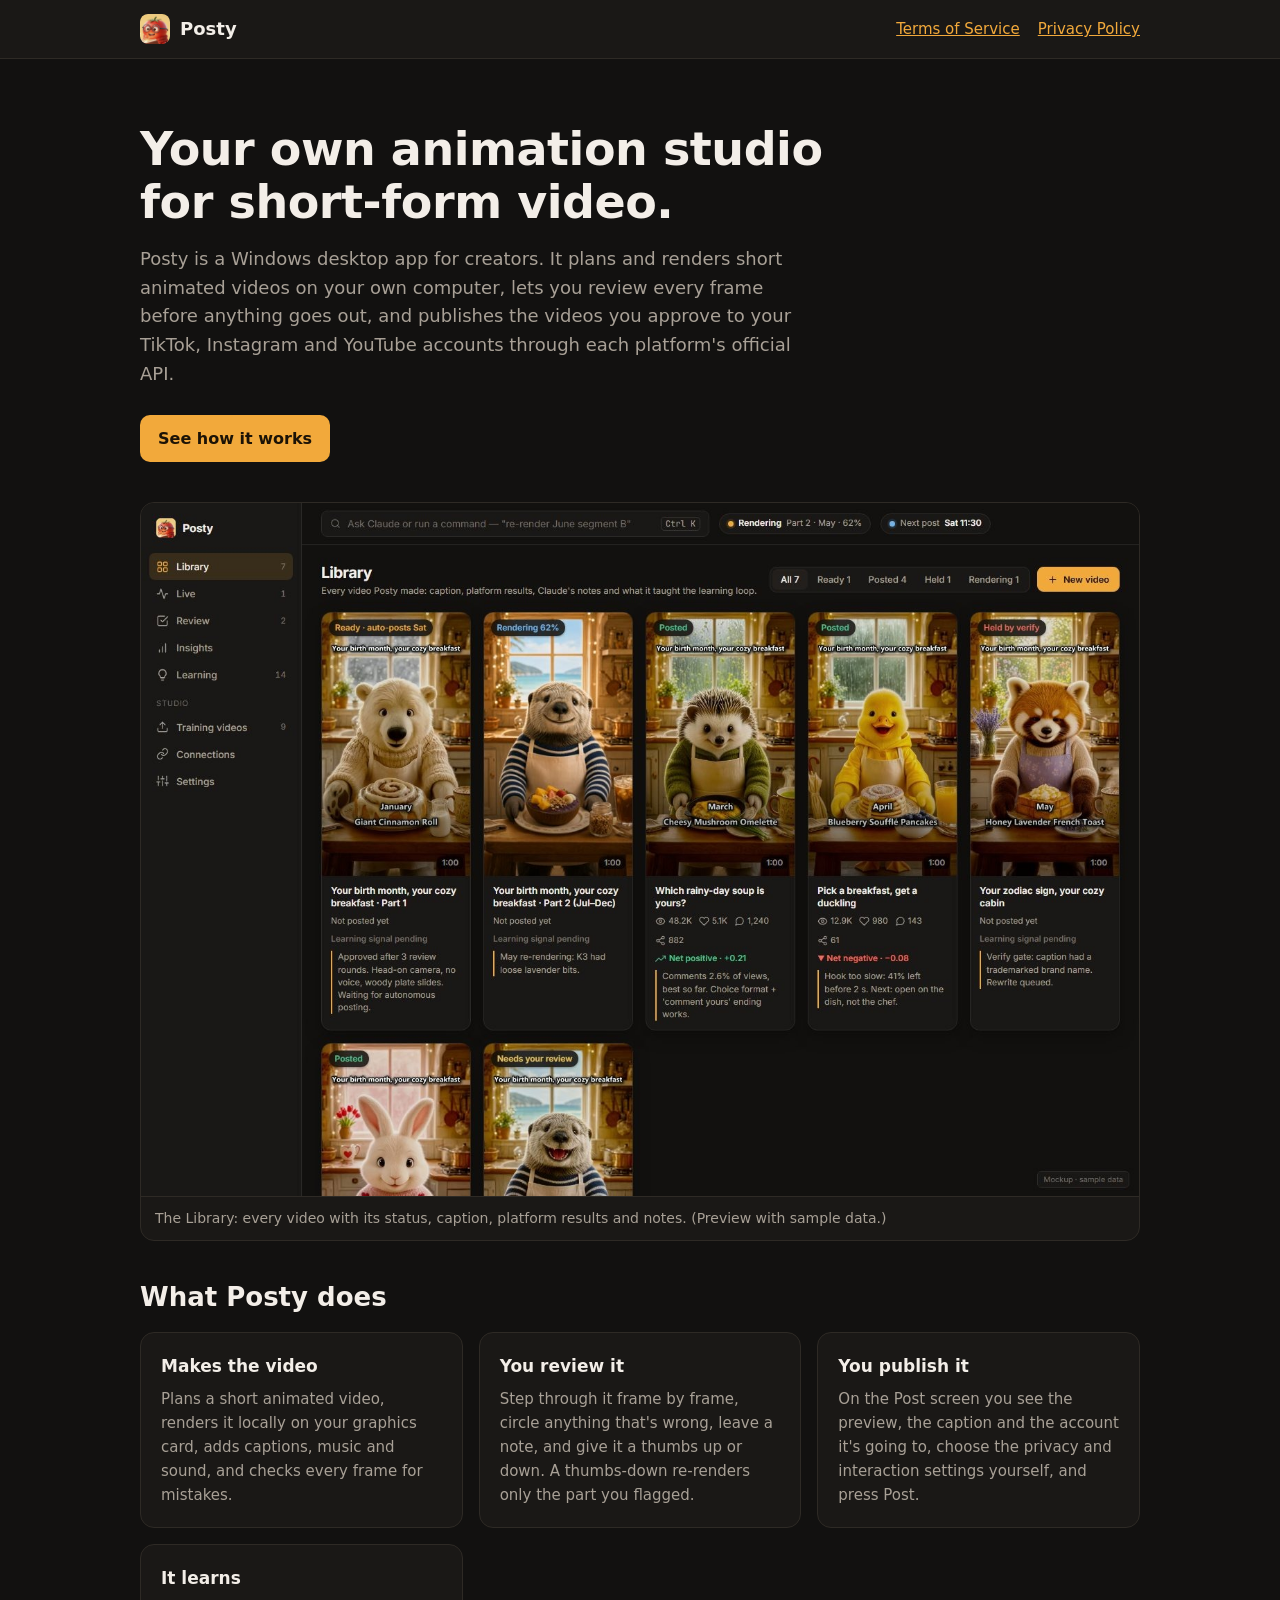
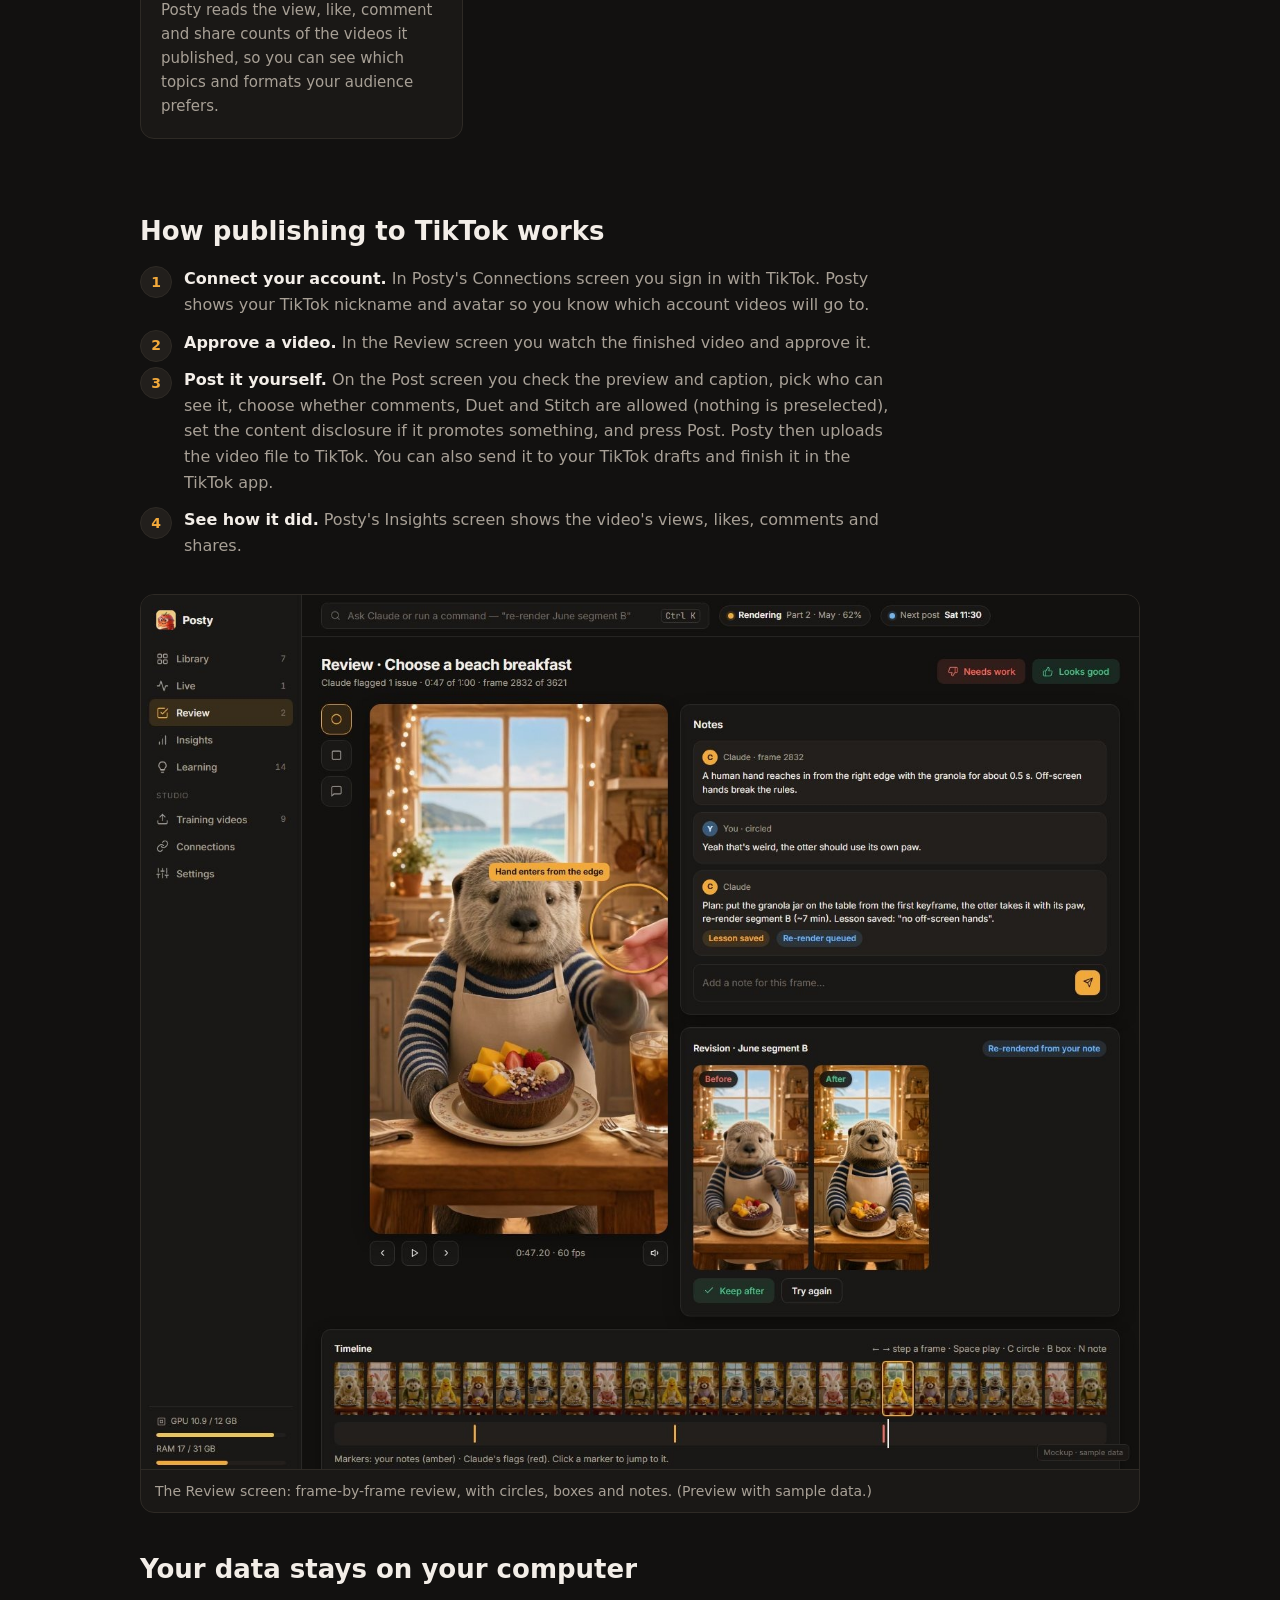
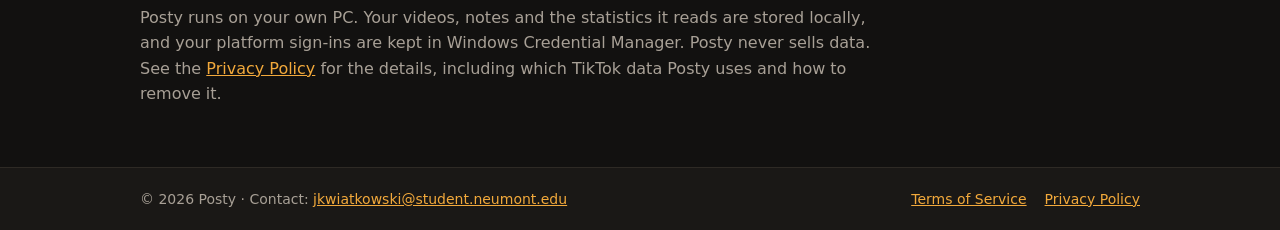
<file: index.html>
<!doctype html>
<html lang="en">
<head>
  <meta charset="utf-8">
  <meta name="viewport" content="width=device-width, initial-scale=1">
  <title>Posty: a desktop studio for short animated videos</title>
  <meta name="description" content="Posty is a desktop studio for creators: it makes short animated videos, lets you review every frame, and publishes the ones you approve to TikTok, Instagram and YouTube.">
  <link rel="icon" href="icon.png">
  <link rel="stylesheet" href="style.css">
</head>
<body>
  <header class="top">
    <div class="wrap">
      <a class="brand" href="./"><img class="logo" src="icon.png" alt="">Posty</a>
      <nav class="legal-links" aria-label="Legal">
        <a href="terms.html">Terms of Service</a>
        <a href="privacy.html">Privacy Policy</a>
      </nav>
    </div>
  </header>

  <main>
    <div class="wrap">
      <div class="hero">
        <h1>Your own animation studio for short-form video.</h1>
        <p>Posty is a Windows desktop app for creators. It plans and renders short animated videos on your own computer,
          lets you review every frame before anything goes out, and publishes the videos you approve to your TikTok,
          Instagram and YouTube accounts through each platform's official API.</p>
        <a class="cta" href="#how">See how it works</a>
      </div>

      <figure class="shot">
        <img src="library.jpg" width="1440" height="1000" alt="Posty's Library screen: a grid of video cards, each with its status, caption, view, like, comment and share counts, and the creator's notes.">
        <figcaption>The Library: every video with its status, caption, platform results and notes. (Preview with sample data.)</figcaption>
      </figure>

      <section>
        <h2>What Posty does</h2>
        <div class="grid">
          <div class="card"><h3>Makes the video</h3><p>Plans a short animated video, renders it locally on your graphics card, adds captions, music and sound, and checks every frame for mistakes.</p></div>
          <div class="card"><h3>You review it</h3><p>Step through it frame by frame, circle anything that's wrong, leave a note, and give it a thumbs up or down. A thumbs-down re-renders only the part you flagged.</p></div>
          <div class="card"><h3>You publish it</h3><p>On the Post screen you see the preview, the caption and the account it's going to, choose the privacy and interaction settings yourself, and press Post.</p></div>
          <div class="card"><h3>It learns</h3><p>Posty reads the view, like, comment and share counts of the videos it published, so you can see which topics and formats your audience prefers.</p></div>
        </div>
      </section>

      <section id="how">
        <h2>How publishing to TikTok works</h2>
        <ol class="steps">
          <li><strong>Connect your account.</strong> In Posty's Connections screen you sign in with TikTok. Posty shows your TikTok nickname and avatar so you know which account videos will go to.</li>
          <li><strong>Approve a video.</strong> In the Review screen you watch the finished video and approve it.</li>
          <li><strong>Post it yourself.</strong> On the Post screen you check the preview and caption, pick who can see it, choose whether comments, Duet and Stitch are allowed (nothing is preselected), set the content disclosure if it promotes something, and press Post. Posty then uploads the video file to TikTok. You can also send it to your TikTok drafts and finish it in the TikTok app.</li>
          <li><strong>See how it did.</strong> Posty's Insights screen shows the video's views, likes, comments and shares.</li>
        </ol>
      </section>

      <figure class="shot">
        <img src="review.jpg" width="1440" height="1260" alt="Posty's Review screen: a vertical video player with circle and box tools, a notes thread, and thumbs-up and thumbs-down buttons.">
        <figcaption>The Review screen: frame-by-frame review, with circles, boxes and notes. (Preview with sample data.)</figcaption>
      </figure>

      <section>
        <h2>Your data stays on your computer</h2>
        <p style="color: var(--muted); max-width: 760px;">Posty runs on your own PC. Your videos, notes and the
          statistics it reads are stored locally, and your platform sign-ins are kept in Windows Credential Manager.
          Posty never sells data. See the <a href="privacy.html">Privacy Policy</a> for the details, including which
          TikTok data Posty uses and how to remove it.</p>
      </section>
    </div>
  </main>

  <footer>
    <div class="wrap">
      <span>© 2026 Posty · Contact: <a href="mailto:jkwiatkowski@student.neumont.edu">jkwiatkowski@student.neumont.edu</a></span>
      <nav aria-label="Legal"><a href="terms.html">Terms of Service</a><a href="privacy.html">Privacy Policy</a></nav>
    </div>
  </footer>
</body>
</html>
</file>
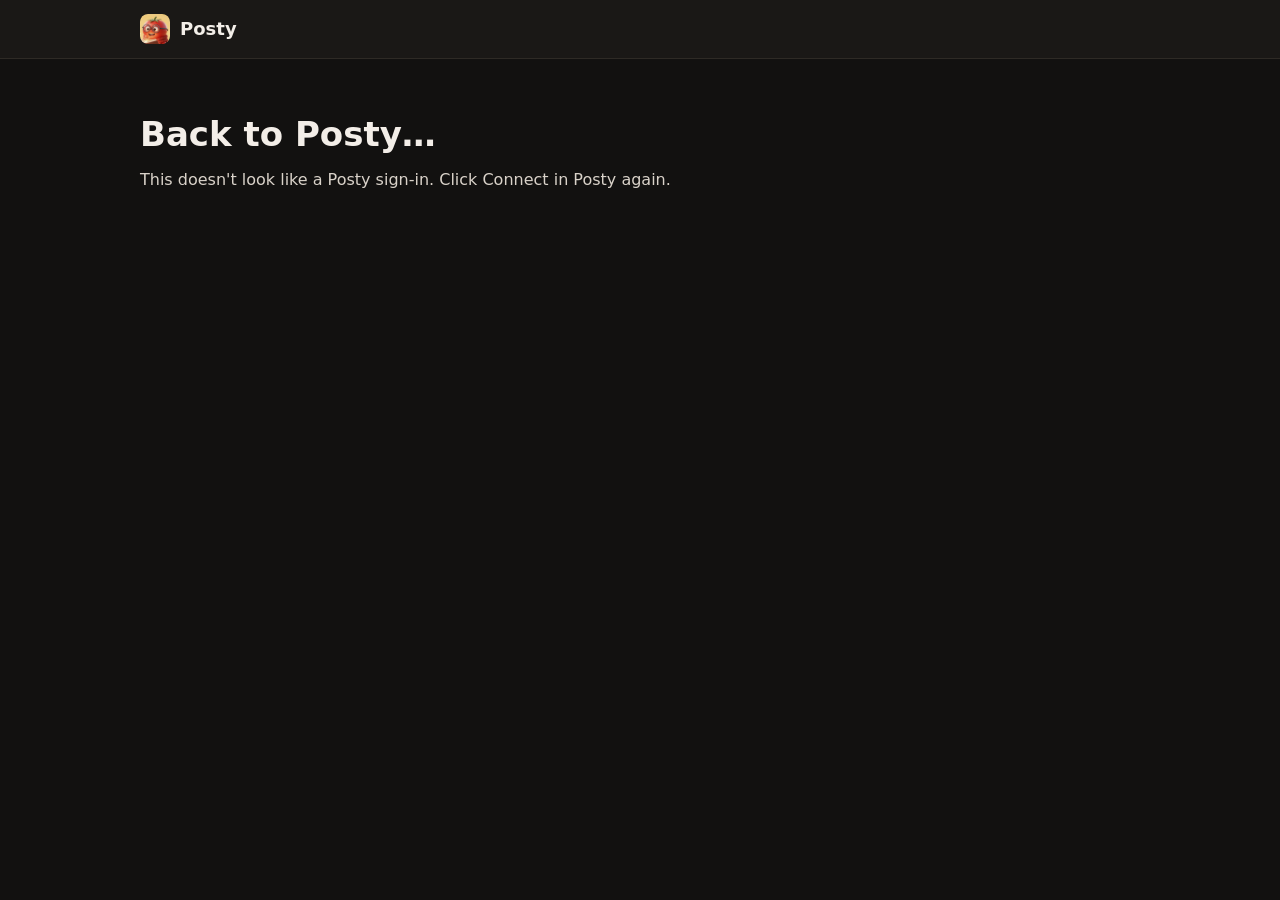
<file: ig-callback.html>
<!doctype html>
<html lang="en">
<head>
  <meta charset="utf-8">
  <meta name="viewport" content="width=device-width, initial-scale=1">
  <meta name="referrer" content="no-referrer">
  <title>Back to Posty</title>
  <link rel="icon" href="icon.png">
  <link rel="stylesheet" href="style.css">
</head>
<body>
  <header class="top">
    <div class="wrap">
      <a class="brand" href="./"><img class="logo" src="icon.png" alt="">Posty</a>
    </div>
  </header>

  <main class="wrap">
    <article class="doc">
      <h1>Back to Posty…</h1>
      <p id="msg">Taking your Instagram sign-in back to Posty on this computer.</p>
    </article>
  </main>
<script>
// Instagram only redirects to https pages, so it lands here; Posty runs on this computer at http://127.0.0.1:<port>.
// The state Posty made is "<port>-<random>": take the port from it, check every value, and send the browser back.
// Nothing is stored or sent anywhere else. The code is useless without the app secret, which stays on the computer.
(function () {
  var q = new URLSearchParams(location.search);
  var state = q.get("state") || "";
  var m = /^(\d{2,5})-[A-Za-z0-9_-]{16,64}$/.exec(state);
  var port = m ? Number(m[1]) : 0;
  var msg = document.getElementById("msg");
  if (!m || port < 1024 || port > 65535) { msg.textContent = "This doesn't look like a Posty sign-in. Click Connect in Posty again."; return; }
  var out = new URLSearchParams();
  out.set("state", state);
  ["code", "error", "error_reason", "error_description"].forEach(function (k) {
    var v = q.get(k);
    if (v !== null && v.length <= 2048) out.set(k, v);
  });
  var target = "http://127.0.0.1:" + port + "/api/v2/platforms/instagram/callback?" + out.toString();
  var a = document.createElement("a"); a.href = target; a.textContent = "Continue to Posty";
  msg.textContent = "If nothing happens, ";
  msg.appendChild(a);
  location.replace(target);
})();
</script>
</body>
</html>
</file>
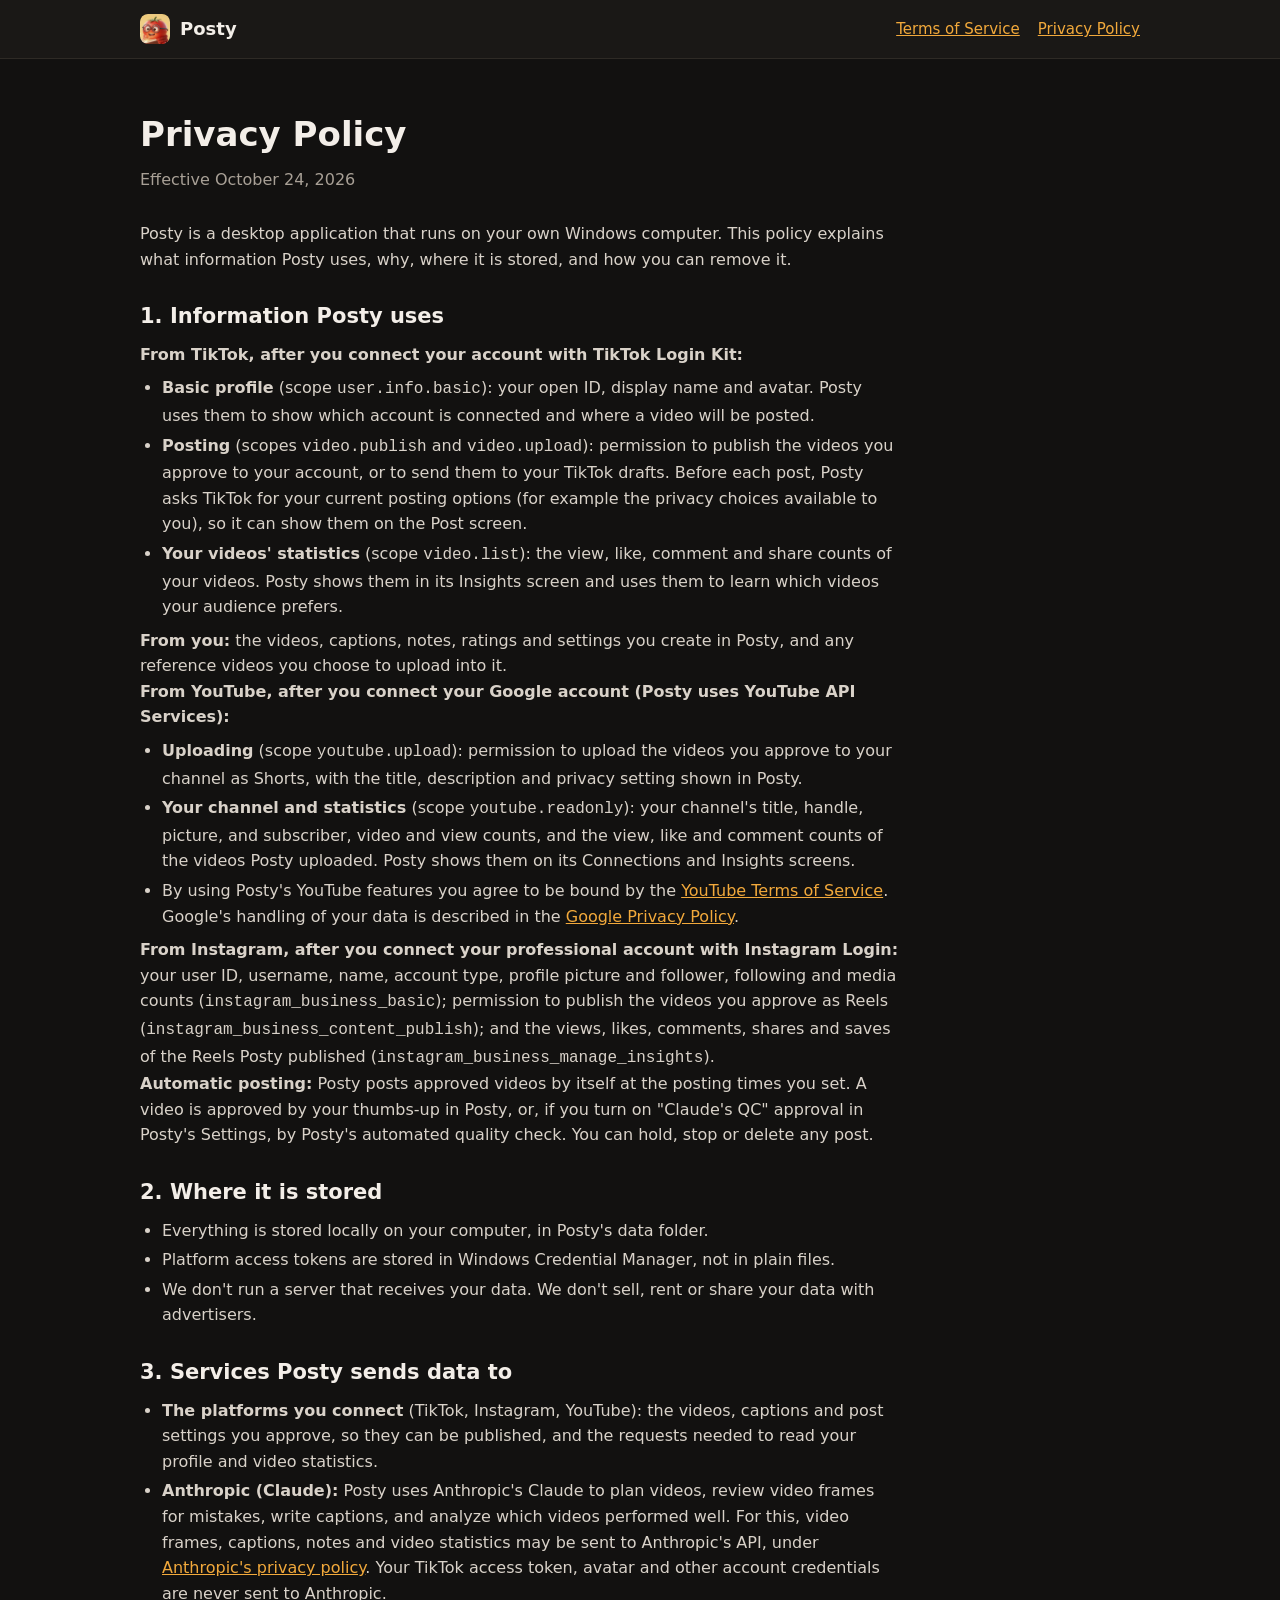
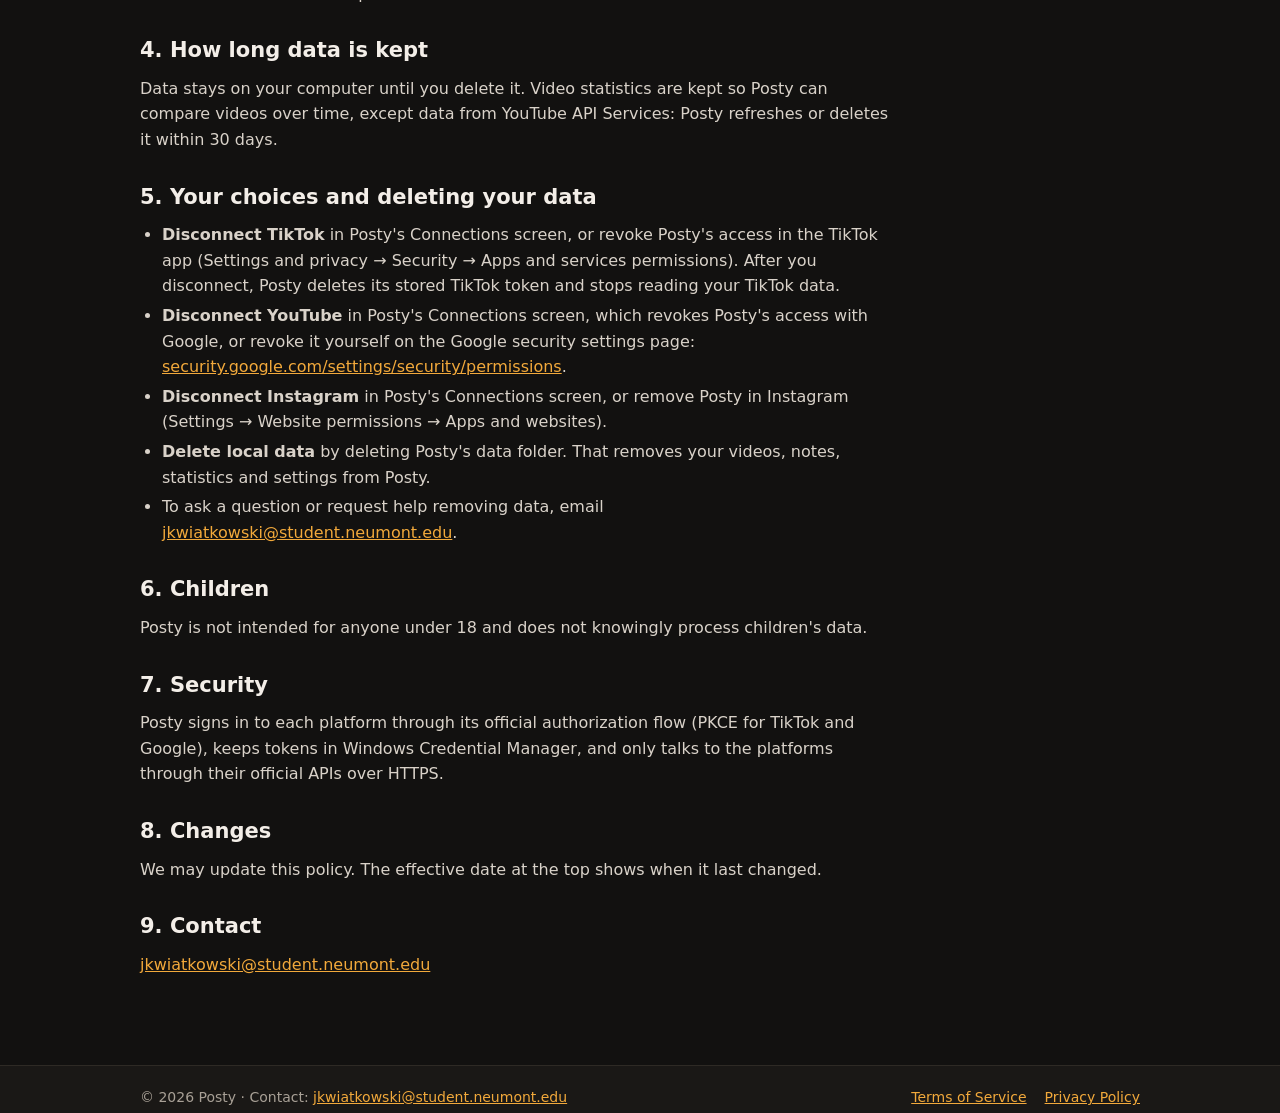
<file: privacy.html>
<!doctype html>
<html lang="en">
<head>
  <meta charset="utf-8">
  <meta name="viewport" content="width=device-width, initial-scale=1">
  <title>Privacy Policy · Posty</title>
  <link rel="icon" href="icon.png">
  <link rel="stylesheet" href="style.css">
</head>
<body>
  <header class="top">
    <div class="wrap">
      <a class="brand" href="./"><img class="logo" src="icon.png" alt="">Posty</a>
      <nav class="legal-links" aria-label="Legal">
        <a href="terms.html">Terms of Service</a>
        <a href="privacy.html" aria-current="page">Privacy Policy</a>
      </nav>
    </div>
  </header>

  <main class="wrap">
    <article class="doc">
      <h1>Privacy Policy</h1>
      <p class="meta">Effective October 24, 2026</p>

      <p>Posty is a desktop application that runs on your own Windows computer. This policy explains what information
        Posty uses, why, where it is stored, and how you can remove it.</p>

      <h2>1. Information Posty uses</h2>
      <p><strong>From TikTok, after you connect your account with TikTok Login Kit:</strong></p>
      <ul>
        <li><strong>Basic profile</strong> (scope <code>user.info.basic</code>): your open ID, display name and avatar.
          Posty uses them to show which account is connected and where a video will be posted.</li>
        <li><strong>Posting</strong> (scopes <code>video.publish</code> and <code>video.upload</code>): permission to
          publish the videos you approve to your account, or to send them to your TikTok drafts. Before each post, Posty
          asks TikTok for your current posting options (for example the privacy choices available to you), so it can
          show them on the Post screen.</li>
        <li><strong>Your videos' statistics</strong> (scope <code>video.list</code>): the view, like, comment and share
          counts of your videos. Posty shows them in its Insights screen and uses them to learn which videos your
          audience prefers.</li>
      </ul>
      <p><strong>From you:</strong> the videos, captions, notes, ratings and settings you create in Posty, and any
        reference videos you choose to upload into it.</p>
      <p><strong>From YouTube, after you connect your Google account (Posty uses YouTube API Services):</strong></p>
      <ul>
        <li><strong>Uploading</strong> (scope <code>youtube.upload</code>): permission to upload the videos you approve
          to your channel as Shorts, with the title, description and privacy setting shown in Posty.</li>
        <li><strong>Your channel and statistics</strong> (scope <code>youtube.readonly</code>): your channel's title,
          handle, picture, and subscriber, video and view counts, and the view, like and comment counts of the videos
          Posty uploaded. Posty shows them on its Connections and Insights screens.</li>
        <li>By using Posty's YouTube features you agree to be bound by the
          <a href="https://www.youtube.com/t/terms">YouTube Terms of Service</a>. Google's handling of your data is
          described in the <a href="http://www.google.com/policies/privacy">Google Privacy Policy</a>.</li>
      </ul>
      <p><strong>From Instagram, after you connect your professional account with Instagram Login:</strong> your user
        ID, username, name, account type, profile picture and follower, following and media counts
        (<code>instagram_business_basic</code>); permission to publish the videos you approve as Reels
        (<code>instagram_business_content_publish</code>); and the views, likes, comments, shares and saves of the
        Reels Posty published (<code>instagram_business_manage_insights</code>).</p>
      <p><strong>Automatic posting:</strong> Posty posts approved videos by itself at the posting times you set. A
        video is approved by your thumbs-up in Posty, or, if you turn on "Claude's QC" approval in Posty's Settings, by
        Posty's automated quality check. You can hold, stop or delete any post.</p>

      <h2>2. Where it is stored</h2>
      <ul>
        <li>Everything is stored locally on your computer, in Posty's data folder.</li>
        <li>Platform access tokens are stored in Windows Credential Manager, not in plain files.</li>
        <li>We don't run a server that receives your data. We don't sell, rent or share your data with advertisers.</li>
      </ul>

      <h2>3. Services Posty sends data to</h2>
      <ul>
        <li><strong>The platforms you connect</strong> (TikTok, Instagram, YouTube): the videos, captions and post
          settings you approve, so they can be published, and the requests needed to read your profile and video
          statistics.</li>
        <li><strong>Anthropic (Claude):</strong> Posty uses Anthropic's Claude to plan videos, review video frames for
          mistakes, write captions, and analyze which videos performed well. For this, video frames, captions, notes
          and video statistics may be sent to Anthropic's API, under
          <a href="https://www.anthropic.com/legal/privacy">Anthropic's privacy policy</a>. Your TikTok access token,
          avatar and other account credentials are never sent to Anthropic.</li>
      </ul>

      <h2>4. How long data is kept</h2>
      <p>Data stays on your computer until you delete it. Video statistics are kept so Posty can compare videos over
        time, except data from YouTube API Services: Posty refreshes or deletes it within 30 days.</p>

      <h2>5. Your choices and deleting your data</h2>
      <ul>
        <li><strong>Disconnect TikTok</strong> in Posty's Connections screen, or revoke Posty's access in the TikTok app
          (Settings and privacy → Security → Apps and services permissions). After you disconnect, Posty deletes its
          stored TikTok token and stops reading your TikTok data.</li>
        <li><strong>Disconnect YouTube</strong> in Posty's Connections screen, which revokes Posty's access with Google, or
          revoke it yourself on the Google security settings page:
          <a href="https://security.google.com/settings/security/permissions">security.google.com/settings/security/permissions</a>.</li>
        <li><strong>Disconnect Instagram</strong> in Posty's Connections screen, or remove Posty in Instagram (Settings →
          Website permissions → Apps and websites).</li>
        <li><strong>Delete local data</strong> by deleting Posty's data folder. That removes your videos, notes,
          statistics and settings from Posty.</li>
        <li>To ask a question or request help removing data, email
          <a href="mailto:jkwiatkowski@student.neumont.edu">jkwiatkowski@student.neumont.edu</a>.</li>
      </ul>

      <h2>6. Children</h2>
      <p>Posty is not intended for anyone under 18 and does not knowingly process children's data.</p>

      <h2>7. Security</h2>
      <p>Posty signs in to each platform through its official authorization flow (PKCE for TikTok and Google), keeps
        tokens in Windows Credential Manager, and only talks to the platforms through their official APIs over HTTPS.</p>

      <h2>8. Changes</h2>
      <p>We may update this policy. The effective date at the top shows when it last changed.</p>

      <h2>9. Contact</h2>
      <p><a href="mailto:jkwiatkowski@student.neumont.edu">jkwiatkowski@student.neumont.edu</a></p>
    </article>
  </main>

  <footer>
    <div class="wrap">
      <span>© 2026 Posty · Contact: <a href="mailto:jkwiatkowski@student.neumont.edu">jkwiatkowski@student.neumont.edu</a></span>
      <nav aria-label="Legal"><a href="terms.html">Terms of Service</a><a href="privacy.html">Privacy Policy</a></nav>
    </div>
  </footer>
</body>
</html>
</file>
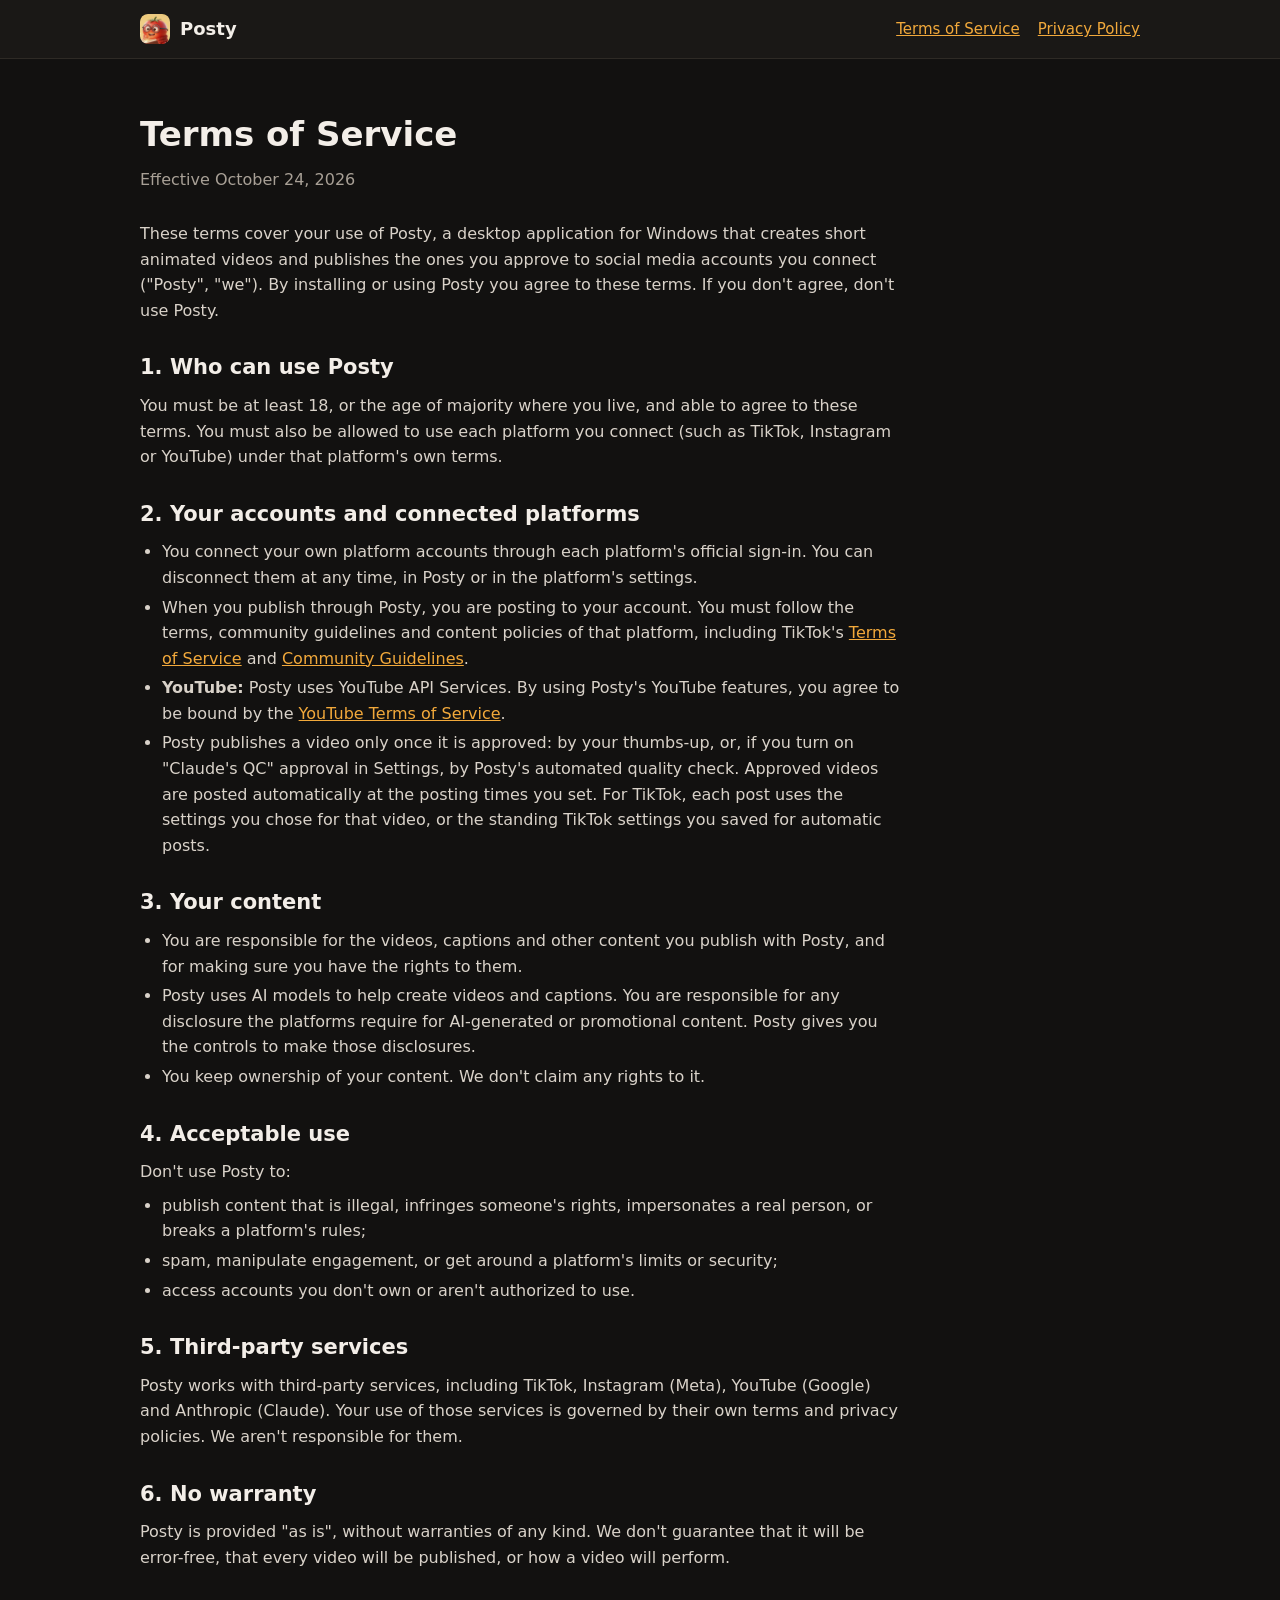
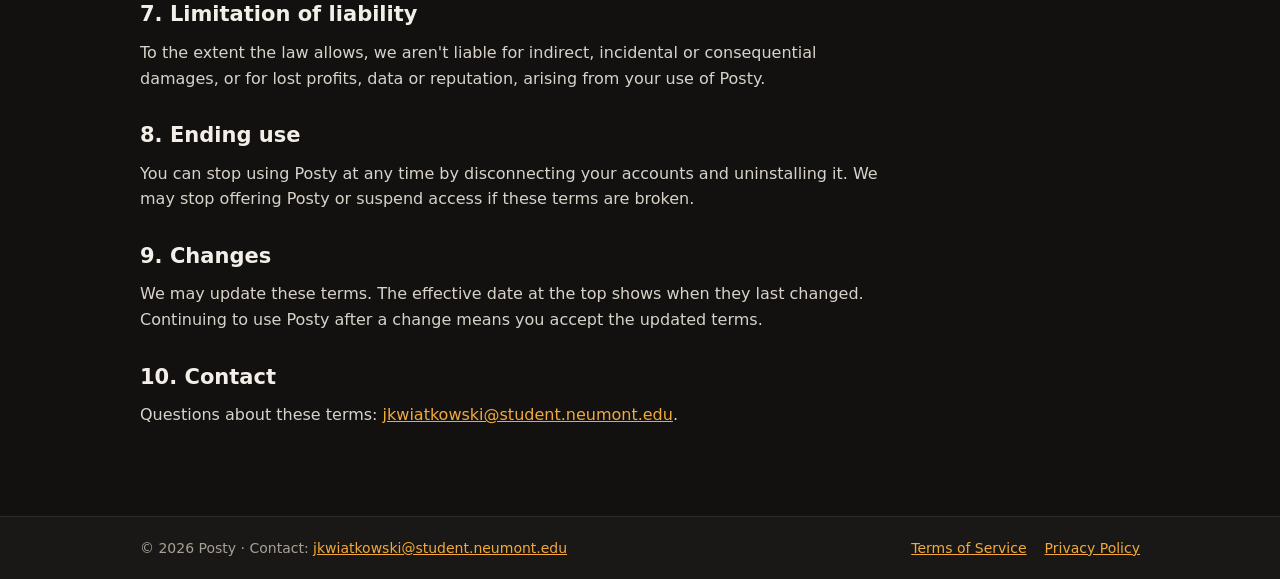
<file: terms.html>
<!doctype html>
<html lang="en">
<head>
  <meta charset="utf-8">
  <meta name="viewport" content="width=device-width, initial-scale=1">
  <title>Terms of Service · Posty</title>
  <link rel="icon" href="icon.png">
  <link rel="stylesheet" href="style.css">
</head>
<body>
  <header class="top">
    <div class="wrap">
      <a class="brand" href="./"><img class="logo" src="icon.png" alt="">Posty</a>
      <nav class="legal-links" aria-label="Legal">
        <a href="terms.html" aria-current="page">Terms of Service</a>
        <a href="privacy.html">Privacy Policy</a>
      </nav>
    </div>
  </header>

  <main class="wrap">
    <article class="doc">
      <h1>Terms of Service</h1>
      <p class="meta">Effective October 24, 2026</p>

      <p>These terms cover your use of Posty, a desktop application for Windows that creates short animated videos
        and publishes the ones you approve to social media accounts you connect ("Posty", "we"). By installing or using
        Posty you agree to these terms. If you don't agree, don't use Posty.</p>

      <h2>1. Who can use Posty</h2>
      <p>You must be at least 18, or the age of majority where you live, and able to agree to these terms. You must also
        be allowed to use each platform you connect (such as TikTok, Instagram or YouTube) under that platform's own
        terms.</p>

      <h2>2. Your accounts and connected platforms</h2>
      <ul>
        <li>You connect your own platform accounts through each platform's official sign-in. You can disconnect them at
          any time, in Posty or in the platform's settings.</li>
        <li>When you publish through Posty, you are posting to your account. You must follow the terms, community
          guidelines and content policies of that platform, including TikTok's
          <a href="https://www.tiktok.com/legal/terms-of-service">Terms of Service</a> and
          <a href="https://www.tiktok.com/community-guidelines">Community Guidelines</a>.</li>
        <li><strong>YouTube:</strong> Posty uses YouTube API Services. By using Posty's YouTube features, you agree to be
          bound by the <a href="https://www.youtube.com/t/terms">YouTube Terms of Service</a>.</li>
        <li>Posty publishes a video only once it is approved: by your thumbs-up, or, if you turn on "Claude's QC"
          approval in Settings, by Posty's automated quality check. Approved videos are posted automatically at the
          posting times you set. For TikTok, each post uses the settings you chose for that video, or the standing
          TikTok settings you saved for automatic posts.</li>
      </ul>

      <h2>3. Your content</h2>
      <ul>
        <li>You are responsible for the videos, captions and other content you publish with Posty, and for making sure
          you have the rights to them.</li>
        <li>Posty uses AI models to help create videos and captions. You are responsible for any disclosure the
          platforms require for AI-generated or promotional content. Posty gives you the controls to make those
          disclosures.</li>
        <li>You keep ownership of your content. We don't claim any rights to it.</li>
      </ul>

      <h2>4. Acceptable use</h2>
      <p>Don't use Posty to:</p>
      <ul>
        <li>publish content that is illegal, infringes someone's rights, impersonates a real person, or breaks a
          platform's rules;</li>
        <li>spam, manipulate engagement, or get around a platform's limits or security;</li>
        <li>access accounts you don't own or aren't authorized to use.</li>
      </ul>

      <h2>5. Third-party services</h2>
      <p>Posty works with third-party services, including TikTok, Instagram (Meta), YouTube (Google) and Anthropic
        (Claude). Your use of those services is governed by their own terms and privacy policies. We aren't
        responsible for them.</p>

      <h2>6. No warranty</h2>
      <p>Posty is provided "as is", without warranties of any kind. We don't guarantee that it will be error-free,
        that every video will be published, or how a video will perform.</p>

      <h2>7. Limitation of liability</h2>
      <p>To the extent the law allows, we aren't liable for indirect, incidental or consequential damages, or for lost
        profits, data or reputation, arising from your use of Posty.</p>

      <h2>8. Ending use</h2>
      <p>You can stop using Posty at any time by disconnecting your accounts and uninstalling it. We may stop offering
        Posty or suspend access if these terms are broken.</p>

      <h2>9. Changes</h2>
      <p>We may update these terms. The effective date at the top shows when they last changed. Continuing to use
        Posty after a change means you accept the updated terms.</p>

      <h2>10. Contact</h2>
      <p>Questions about these terms: <a href="mailto:jkwiatkowski@student.neumont.edu">jkwiatkowski@student.neumont.edu</a>.</p>
    </article>
  </main>

  <footer>
    <div class="wrap">
      <span>© 2026 Posty · Contact: <a href="mailto:jkwiatkowski@student.neumont.edu">jkwiatkowski@student.neumont.edu</a></span>
      <nav aria-label="Legal"><a href="terms.html">Terms of Service</a><a href="privacy.html">Privacy Policy</a></nav>
    </div>
  </footer>
</body>
</html>
</file>
<file: style.css>
:root {
  --bg: #121110; --surface: #1a1816; --raised: #221f1c; --border: #2e2a25;
  --text: #f3eee8; --muted: #a8a096; --accent: #f2a93b; --accent-ink: #1c1306;
  --font: "Inter", system-ui, -apple-system, "Segoe UI", sans-serif;
}
* { box-sizing: border-box; margin: 0; padding: 0; }
html { background: var(--bg); }
body { background: var(--bg); color: var(--text); font: 16px/1.6 var(--font); }
a { color: var(--accent); }
a:focus-visible { outline: 2px solid var(--accent); outline-offset: 2px; border-radius: 4px; }
.wrap { max-width: 1040px; margin: 0 auto; padding: 0 20px; }
header.top { border-bottom: 1px solid var(--border); background: var(--surface); }
header.top .wrap { display: flex; align-items: center; justify-content: space-between; gap: 16px; padding-top: 14px; padding-bottom: 14px; flex-wrap: wrap; }
.brand { display: flex; align-items: center; gap: 10px; font-weight: 700; font-size: 18px; color: var(--text); text-decoration: none; }
.logo { width: 30px; height: 30px; border-radius: 8px; display: block; }
.legal-links { display: flex; gap: 18px; font-size: 15px; }
.hero { padding: 64px 0 40px; }
.hero h1 { font-size: clamp(30px, 5vw, 46px); line-height: 1.15; letter-spacing: -0.01em; max-width: 760px; }
.hero p { color: var(--muted); font-size: 18px; max-width: 680px; margin-top: 16px; }
.cta { display: inline-block; margin-top: 26px; background: var(--accent); color: var(--accent-ink); font-weight: 700; padding: 11px 18px; border-radius: 10px; text-decoration: none; }
.shot { border: 1px solid var(--border); border-radius: 14px; overflow: hidden; background: var(--surface); }
.shot img { display: block; width: 100%; height: auto; }
.shot figcaption { padding: 10px 14px; color: var(--muted); font-size: 14px; border-top: 1px solid var(--border); }
section { padding: 36px 0; }
h2 { font-size: 26px; margin-bottom: 14px; }
.grid { display: grid; grid-template-columns: repeat(auto-fit, minmax(240px, 1fr)); gap: 16px; }
.card { background: var(--surface); border: 1px solid var(--border); border-radius: 14px; padding: 20px; }
.card h3 { font-size: 17px; margin-bottom: 6px; }
.card p { color: var(--muted); font-size: 15px; }
.steps { counter-reset: s; display: grid; gap: 12px; max-width: 760px; }
.steps li { list-style: none; position: relative; padding-left: 44px; color: var(--muted); }
.steps li strong { color: var(--text); }
.steps li::before { counter-increment: s; content: counter(s); position: absolute; left: 0; top: 0; width: 30px; height: 30px; border-radius: 50%; background: var(--raised); border: 1px solid var(--border); color: var(--accent); display: grid; place-items: center; font-weight: 700; font-size: 14px; }
.doc { padding: 48px 0 64px; max-width: 760px; }
.doc h1 { font-size: 34px; margin-bottom: 6px; }
.doc .meta { color: var(--muted); margin-bottom: 28px; }
.doc h2 { font-size: 21px; margin: 28px 0 8px; }
.doc p, .doc li { color: #d9d2c9; }
.doc ul { padding-left: 22px; margin: 8px 0; }
.doc li { margin: 4px 0; }
footer { border-top: 1px solid var(--border); background: var(--surface); margin-top: 24px; }
footer .wrap { display: flex; justify-content: space-between; gap: 16px; flex-wrap: wrap; padding-top: 20px; padding-bottom: 20px; color: var(--muted); font-size: 14px; }
footer nav { display: flex; gap: 18px; }
</file>
